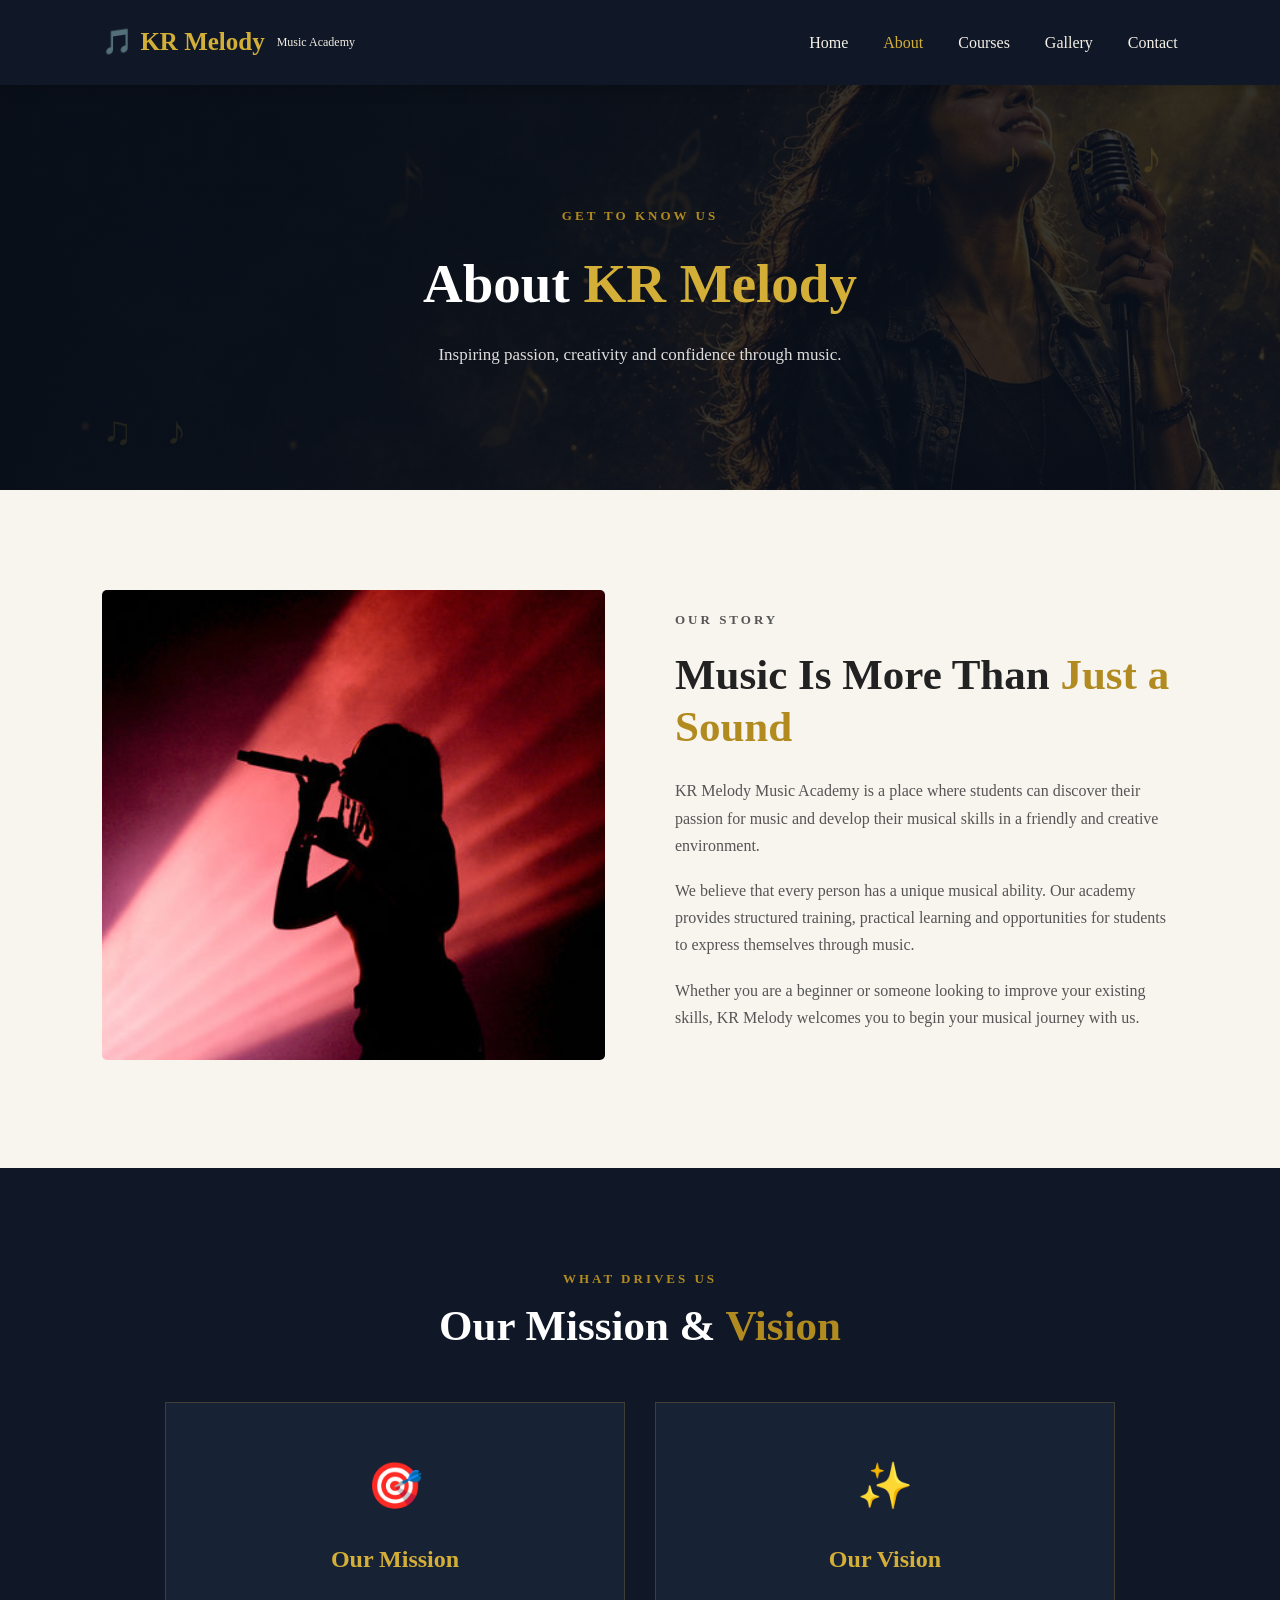
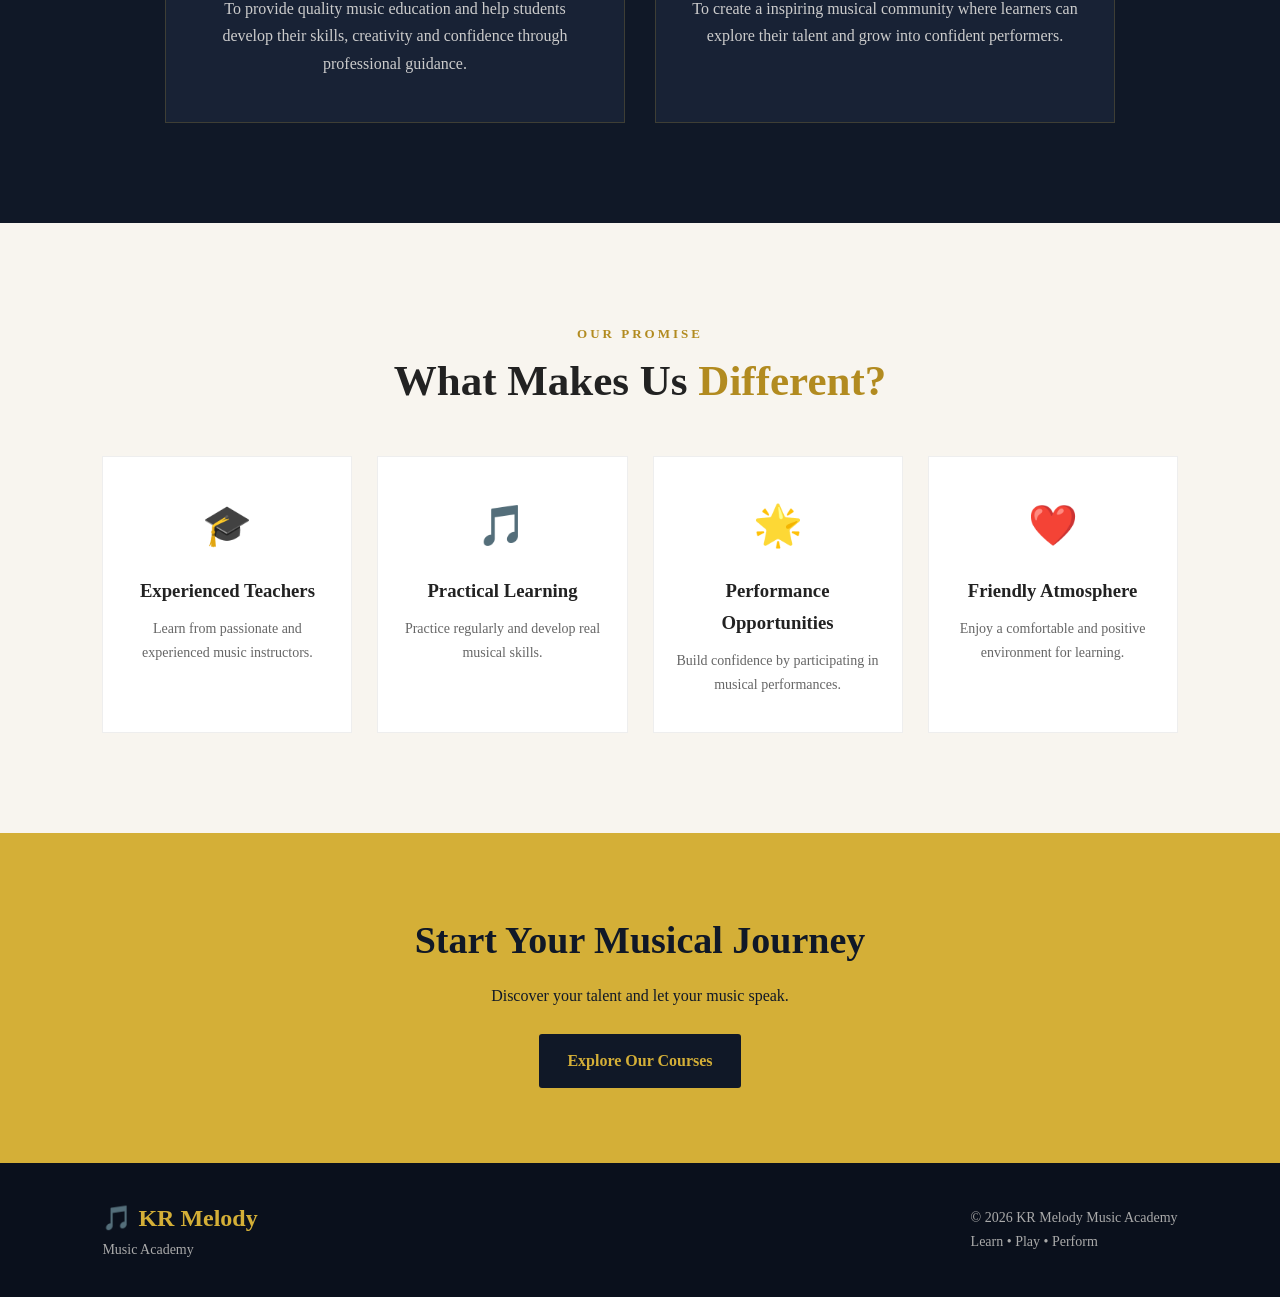
<file: about.html>
<!DOCTYPE html>
<html lang="en">

<head>
    <meta charset="UTF-8">
    <meta name="viewport" content="width=device-width, initial-scale=1.0">

    <title>About | KR Melody Music Academy</title>

    <link rel="stylesheet" href="style.css">
</head>

<body>

    <!-- Navigation -->
    <nav class="navbar">

        <div class="logo">
            🎵 <span>KR Melody</span>
            <small>Music Academy</small>
        </div>

        <div class="nav-links">
            <a href="index.html">Home</a>
            <a href="about.html" class="active">About</a>
            <a href="courses.html">Courses</a>
            <a href="gallery.html">Gallery</a>
            <a href="contact.html">Contact</a>
        </div>

    </nav>


    <!-- About Hero -->
    <section class="page-hero">

        <div>
            <p class="section-label">GET TO KNOW US</p>

            <h1>About <span>KR Melody</span></h1>

            <p>
                Inspiring passion, creativity and confidence through music.
            </p>
        </div>

    </section>


    <!-- About Academy -->
    <section class="about-main">

        <div class="about-image">
            <img src="images/teaching.jpg" alt="KR Melody Music Academy">
        </div>

        <div class="about-content">

            <p class="section-label">OUR STORY</p>

            <h2>
                Music Is More Than
                <span>Just a Sound</span>
            </h2>

            <p>
                KR Melody Music Academy is a place where students
                can discover their passion for music and develop
                their musical skills in a friendly and creative
                environment.
            </p>

            <p>
                We believe that every person has a unique musical
                ability. Our academy provides structured training,
                practical learning and opportunities for students
                to express themselves through music.
            </p>

            <p>
                Whether you are a beginner or someone looking to
                improve your existing skills, KR Melody welcomes
                you to begin your musical journey with us.
            </p>

        </div>

    </section>


    <!-- Mission & Vision -->
    <section class="mission-section">

        <div class="section-heading">

            <p class="section-label">WHAT DRIVES US</p>

            <h2>Our Mission & <span>Vision</span></h2>

        </div>


        <div class="mission-grid">

            <div class="mission-card">

                <div class="mission-icon">🎯</div>

                <h3>Our Mission</h3>

                <p>
                    To provide quality music education and help
                    students develop their skills, creativity and
                    confidence through professional guidance.
                </p>

            </div>


            <div class="mission-card">

                <div class="mission-icon">✨</div>

                <h3>Our Vision</h3>

                <p>
                    To create a inspiring musical community where
                    learners can explore their talent and grow into
                    confident performers.
                </p>

            </div>

        </div>

    </section>


    <!-- Why Academy -->
    <section class="about-features">

        <div class="section-heading">

            <p class="section-label">OUR PROMISE</p>

            <h2>What Makes Us <span>Different?</span></h2>

        </div>


        <div class="features">

            <div class="feature">

                <div class="feature-icon">🎓</div>

                <h3>Experienced Teachers</h3>

                <p>
                    Learn from passionate and experienced music
                    instructors.
                </p>

            </div>


            <div class="feature">

                <div class="feature-icon">🎵</div>

                <h3>Practical Learning</h3>

                <p>
                    Practice regularly and develop real musical
                    skills.
                </p>

            </div>


            <div class="feature">

                <div class="feature-icon">🌟</div>

                <h3>Performance Opportunities</h3>

                <p>
                    Build confidence by participating in musical
                    performances.
                </p>

            </div>


            <div class="feature">

                <div class="feature-icon">❤️</div>

                <h3>Friendly Atmosphere</h3>

                <p>
                    Enjoy a comfortable and positive environment
                    for learning.
                </p>

            </div>

        </div>

    </section>


    <!-- Call To Action -->
    <section class="cta">

        <h2>Start Your Musical Journey</h2>

        <p>
            Discover your talent and let your music speak.
        </p>

        <a href="courses.html" class="btn">
            Explore Our Courses
        </a>

    </section>


    <!-- Footer -->
    <footer>

        <div class="footer-content">

            <div>
                <h2>🎵 KR Melody</h2>
                <p>Music Academy</p>
            </div>

            <div>
                <p>© 2026 KR Melody Music Academy</p>
                <p>Learn • Play • Perform</p>
            </div>

        </div>

    </footer>


    <script src="script.js"></script>

</body>

</html>
</file>
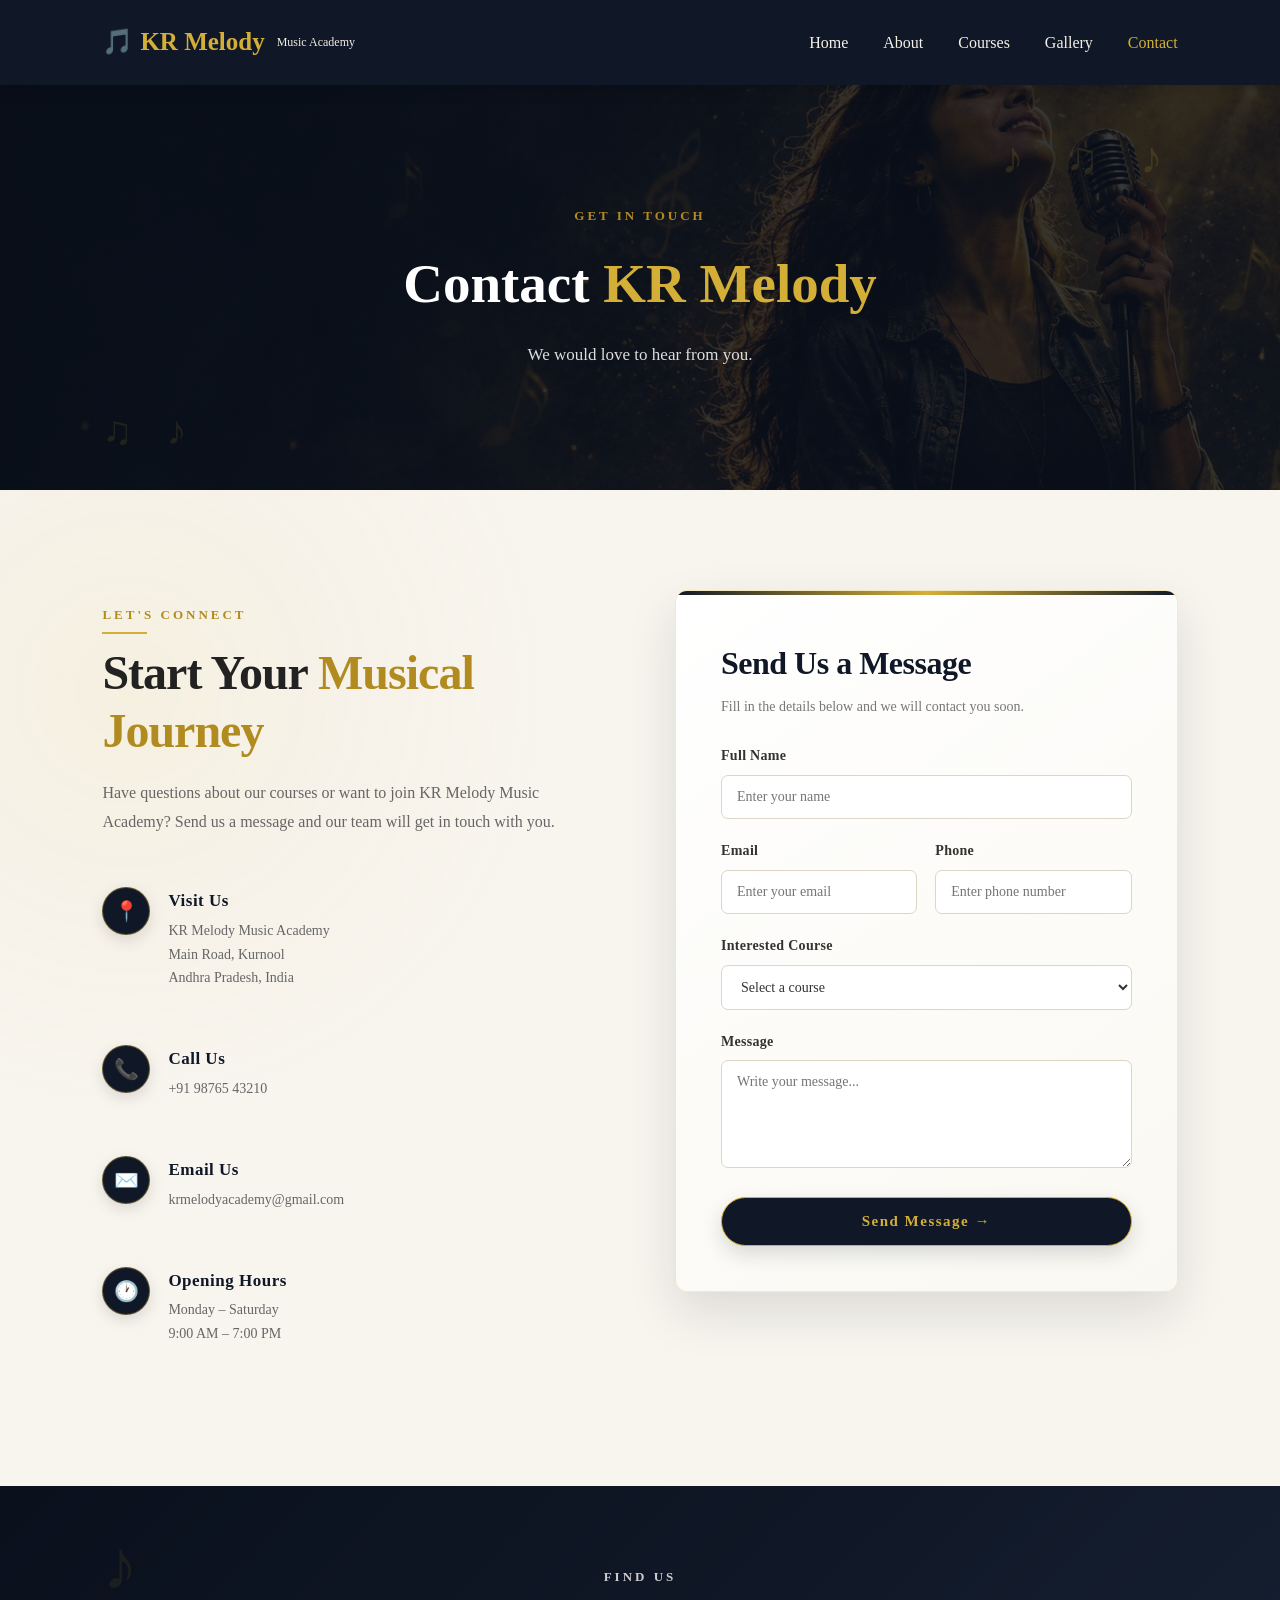
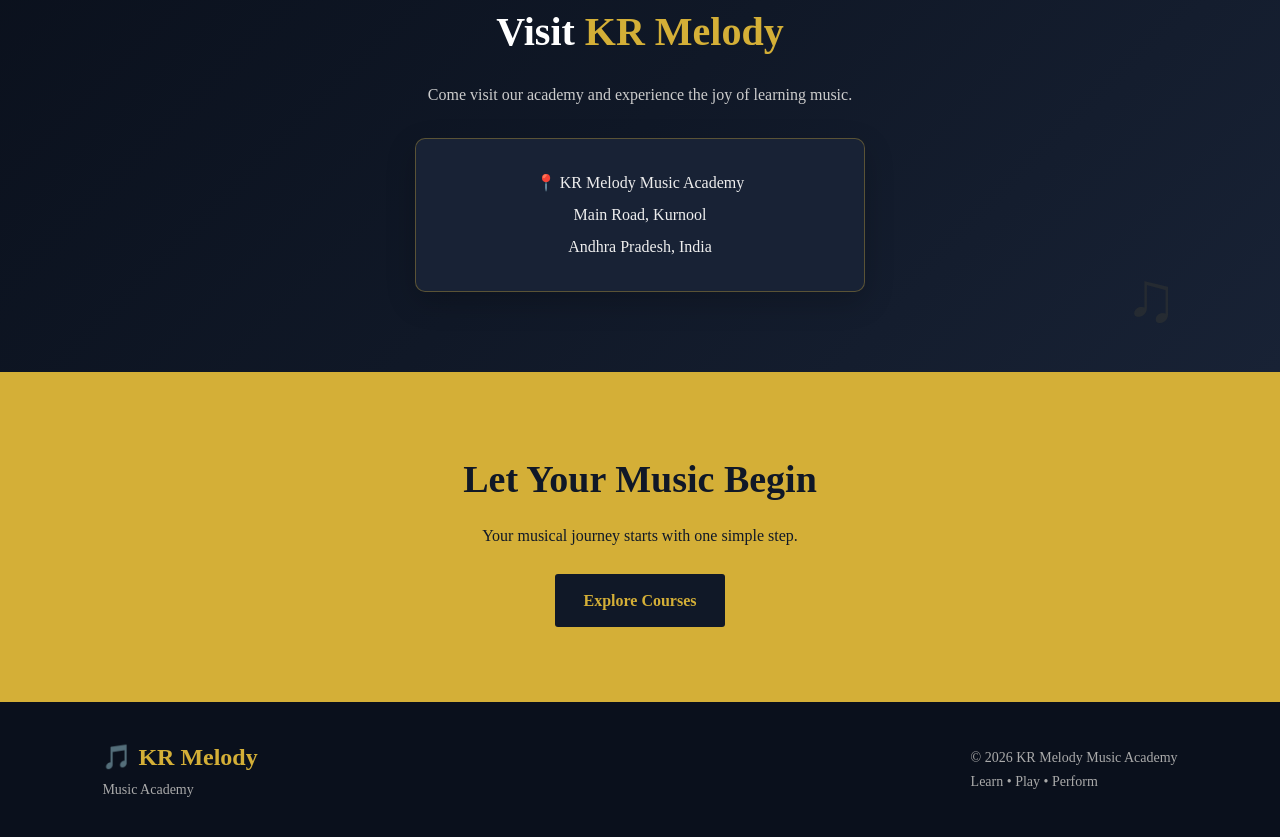
<file: contact.html>
<!DOCTYPE html>
<html lang="en">

<head>
    <meta charset="UTF-8">
    <meta name="viewport" content="width=device-width, initial-scale=1.0">

    <title>Contact | KR Melody Music Academy</title>

    <link rel="stylesheet" href="style.css">
</head>

<body>

    <!-- Navigation -->
    <nav class="navbar">

        <div class="logo">
            🎵 <span>KR Melody</span>
            <small>Music Academy</small>
        </div>

        <div class="nav-links">
            <a href="index.html">Home</a>
            <a href="about.html">About</a>
            <a href="courses.html">Courses</a>
            <a href="gallery.html">Gallery</a>
            <a href="contact.html" class="active">Contact</a>
        </div>

    </nav>


    <!-- Contact Hero -->
    <section class="page-hero">

        <div>

            <p class="section-label">GET IN TOUCH</p>

            <h1>Contact <span>KR Melody</span></h1>

            <p>
                We would love to hear from you.
            </p>

        </div>

    </section>


    <!-- Contact Section -->
    <section class="contact-section">

        <!-- Contact Information -->
        <div class="contact-info">

            <p class="section-label">LET'S CONNECT</p>

            <h2>
                Start Your
                <span>Musical Journey</span>
            </h2>

            <p class="contact-description">
                Have questions about our courses or want to
                join KR Melody Music Academy? Send us a message
                and our team will get in touch with you.
            </p>


            <div class="contact-item">

                <div class="contact-icon">📍</div>

                <div>
                    <h3>Visit Us</h3>
                    <p>
                        KR Melody Music Academy<br>
                        Main Road, Kurnool<br>
                        Andhra Pradesh, India
                    </p>
                </div>

            </div>


            <div class="contact-item">

                <div class="contact-icon">📞</div>

                <div>
                    <h3>Call Us</h3>
                    <p>+91 98765 43210</p>
                </div>

            </div>


            <div class="contact-item">

                <div class="contact-icon">✉️</div>

                <div>
                    <h3>Email Us</h3>
                    <p>krmelodyacademy@gmail.com</p>
                </div>

            </div>


            <div class="contact-item">

                <div class="contact-icon">🕐</div>

                <div>
                    <h3>Opening Hours</h3>
                    <p>
                        Monday – Saturday<br>
                        9:00 AM – 7:00 PM
                    </p>
                </div>

            </div>

        </div>


        <!-- Contact Form -->
        <div class="contact-form-container">

            <h2>Send Us a Message</h2>

            <p>
                Fill in the details below and we will contact you soon.
            </p>


            <form id="contactForm" onsubmit="submitForm(event)">

                <div class="form-group">

                    <label for="name">
                        Full Name
                    </label>

                    <input
                        type="text"
                        id="name"
                        placeholder="Enter your name"
                        required>

                </div>


                <div class="form-row">

                    <div class="form-group">

                        <label for="email">
                            Email
                        </label>

                        <input
                            type="email"
                            id="email"
                            placeholder="Enter your email"
                            required>

                    </div>


                    <div class="form-group">

                        <label for="phone">
                            Phone
                        </label>

                        <input
                            type="tel"
                            id="phone"
                            placeholder="Enter phone number"
                            required>

                    </div>

                </div>


                <div class="form-group">

                    <label for="course">
                        Interested Course
                    </label>

                    <select id="course" required>

                        <option value="">
                            Select a course
                        </option>

                        <option value="Piano">
                            Piano
                        </option>

                        <option value="Guitar">
                            Guitar
                        </option>

                        <option value="Vocal Singing">
                            Vocal Singing
                        </option>

                        <option value="Violin">
                            Violin
                        </option>

                        <option value="Drums">
                            Drums
                        </option>

                        <option value="Keyboard">
                            Keyboard
                        </option>

                    </select>

                </div>


                <div class="form-group">

                    <label for="message">
                        Message
                    </label>

                    <textarea
                        id="message"
                        rows="5"
                        placeholder="Write your message..."
                        required></textarea>

                </div>


                <button
                    type="submit"
                    class="submit-btn">

                    Send Message →

                </button>

            </form>

        </div>

    </section>


    <!-- Simple Location Section -->
    <section class="location-section">

        <div class="location-content">

            <p class="section-label">
                FIND US
            </p>

            <h2>
                Visit <span>KR Melody</span>
            </h2>

            <p>
                Come visit our academy and experience
                the joy of learning music.
            </p>

            <div class="location-box">

                📍 KR Melody Music Academy<br>
                Main Road, Kurnool<br>
                Andhra Pradesh, India

            </div>

        </div>

    </section>


    <!-- CTA -->
    <section class="cta">

        <h2>Let Your Music Begin</h2>

        <p>
            Your musical journey starts with one simple step.
        </p>

        <a href="courses.html" class="btn">
            Explore Courses
        </a>

    </section>


    <!-- Footer -->
    <footer>

        <div class="footer-content">

            <div>
                <h2>🎵 KR Melody</h2>
                <p>Music Academy</p>
            </div>

            <div>
                <p>© 2026 KR Melody Music Academy</p>
                <p>Learn • Play • Perform</p>
            </div>

        </div>

    </footer>


    <script src="script.js"></script>

</body>

</html>
</file>
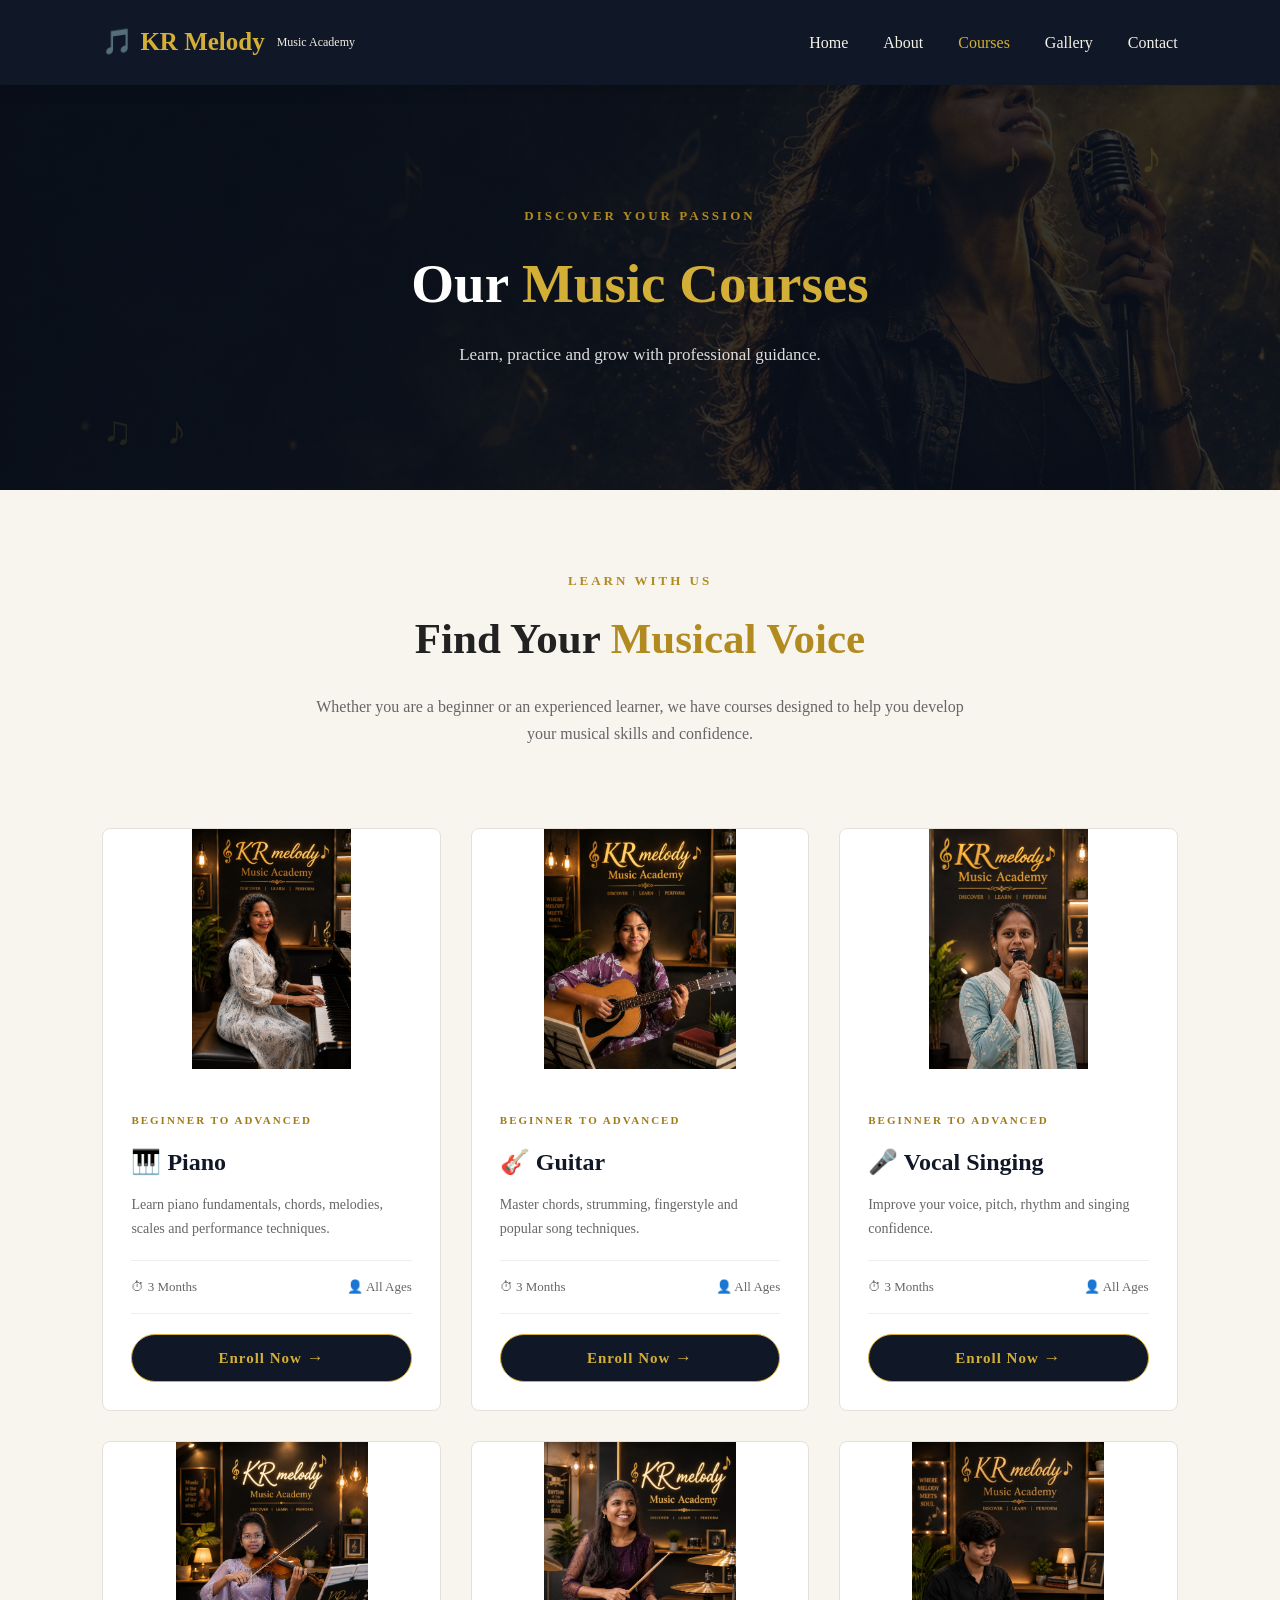
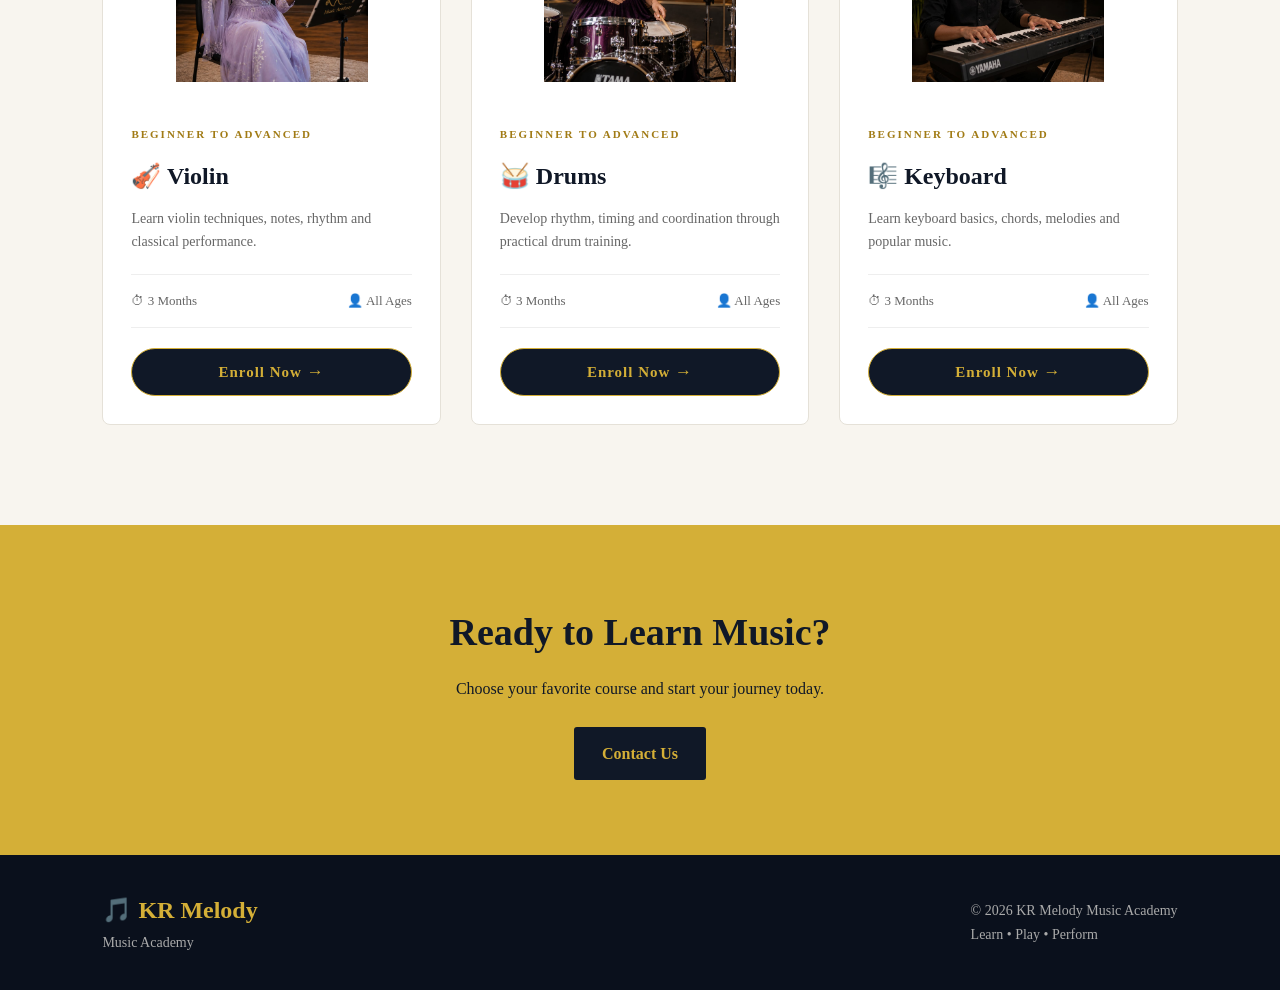
<file: courses.html>
<!DOCTYPE html>
<html lang="en">

<head>
    <meta charset="UTF-8">
    <meta name="viewport" content="width=device-width, initial-scale=1.0">

    <title>Courses | KR Melody Music Academy</title>

    <link rel="stylesheet" href="style.css">
</head>

<body>

    <!-- Navigation -->
    <nav class="navbar">

        <div class="logo">
            🎵 <span>KR Melody</span>
            <small>Music Academy</small>
        </div>

        <div class="nav-links">
            <a href="index.html">Home</a>
            <a href="about.html">About</a>
            <a href="courses.html" class="active">Courses</a>
            <a href="gallery.html">Gallery</a>
            <a href="contact.html">Contact</a>
        </div>

    </nav>


    <!-- Page Hero -->
    <section class="page-hero">

        <div>

            <p class="section-label">DISCOVER YOUR PASSION</p>

            <h1>Our <span>Music Courses</span></h1>

            <p>
                Learn, practice and grow with professional guidance.
            </p>

        </div>

    </section>


    <!-- Courses Introduction -->
    <section class="courses-intro">

        <p class="section-label">LEARN WITH US</p>

        <h2>Find Your <span>Musical Voice</span></h2>

        <p>
            Whether you are a beginner or an experienced learner,
            we have courses designed to help you develop your
            musical skills and confidence.
        </p>

    </section>


    <!-- Course Cards -->
    <section class="all-courses">

        <div class="course-grid">


            <!-- Piano -->
            <div class="course-card">

                <img src="images/piano.jpg" alt="Piano Course">

                <div class="course-content">

                    <span class="course-level">
                        BEGINNER TO ADVANCED
                    </span>

                    <h3>🎹 Piano</h3>

                    <p>
                        Learn piano fundamentals, chords, melodies,
                        scales and performance techniques.
                    </p>

                    <div class="course-info">
                        <span>⏱ 3 Months</span>
                        <span>👤 All Ages</span>
                    </div>

                    <button
                        class="enroll-btn"
                        onclick="enrollCourse('Piano')">
                        Enroll Now
                    </button>

                </div>

            </div>


            <!-- Guitar -->
            <div class="course-card">

                <img src="images/guitar.jpg" alt="Guitar Course">

                <div class="course-content">

                    <span class="course-level">
                        BEGINNER TO ADVANCED
                    </span>

                    <h3>🎸 Guitar</h3>

                    <p>
                        Master chords, strumming, fingerstyle and
                        popular song techniques.
                    </p>

                    <div class="course-info">
                        <span>⏱ 3 Months</span>
                        <span>👤 All Ages</span>
                    </div>

                    <button
                        class="enroll-btn"
                        onclick="enrollCourse('Guitar')">
                        Enroll Now
                    </button>

                </div>

            </div>


            <!-- Vocal -->
            <div class="course-card">

                <img src="images/singing.jpg" alt="Vocal Singing">

                <div class="course-content">

                    <span class="course-level">
                        BEGINNER TO ADVANCED
                    </span>

                    <h3>🎤 Vocal Singing</h3>

                    <p>
                        Improve your voice, pitch, rhythm and
                        singing confidence.
                    </p>

                    <div class="course-info">
                        <span>⏱ 3 Months</span>
                        <span>👤 All Ages</span>
                    </div>

                    <button
                        class="enroll-btn"
                        onclick="enrollCourse('Vocal Singing')">
                        Enroll Now
                    </button>

                </div>

            </div>


            <!-- Violin -->
            <div class="course-card">

                <img src="images/violin.jpg" alt="Violin Course">

                <div class="course-content">

                    <span class="course-level">
                        BEGINNER TO ADVANCED
                    </span>

                    <h3>🎻 Violin</h3>

                    <p>
                        Learn violin techniques, notes, rhythm
                        and classical performance.
                    </p>

                    <div class="course-info">
                        <span>⏱ 3 Months</span>
                        <span>👤 All Ages</span>
                    </div>

                    <button
                        class="enroll-btn"
                        onclick="enrollCourse('Violin')">
                        Enroll Now
                    </button>

                </div>

            </div>


            <!-- Drums -->
            <div class="course-card">

                <img src="images/drums.jpg" alt="Drums Course">

                <div class="course-content">

                    <span class="course-level">
                        BEGINNER TO ADVANCED
                    </span>

                    <h3>🥁 Drums</h3>

                    <p>
                        Develop rhythm, timing and coordination
                        through practical drum training.
                    </p>

                    <div class="course-info">
                        <span>⏱ 3 Months</span>
                        <span>👤 All Ages</span>
                    </div>

                    <button
                        class="enroll-btn"
                        onclick="enrollCourse('Drums')">
                        Enroll Now
                    </button>

                </div>

            </div>


            <!-- Keyboard -->
            <div class="course-card">

                <img src="images/keyboard.jpg" alt="Keyboard Course">

                <div class="course-content">

                    <span class="course-level">
                        BEGINNER TO ADVANCED
                    </span>

                    <h3>🎼 Keyboard</h3>

                    <p>
                        Learn keyboard basics, chords, melodies
                        and popular music.
                    </p>

                    <div class="course-info">
                        <span>⏱ 3 Months</span>
                        <span>👤 All Ages</span>
                    </div>

                    <button
                        class="enroll-btn"
                        onclick="enrollCourse('Keyboard')">
                        Enroll Now
                    </button>

                </div>

            </div>

        </div>

    </section>


    <!-- CTA -->
    <section class="cta">

        <h2>Ready to Learn Music?</h2>

        <p>
            Choose your favorite course and start your journey today.
        </p>

        <a href="contact.html" class="btn">
            Contact Us
        </a>

    </section>


    <!-- Footer -->
    <footer>

        <div class="footer-content">

            <div>
                <h2>🎵 KR Melody</h2>
                <p>Music Academy</p>
            </div>

            <div>
                <p>© 2026 KR Melody Music Academy</p>
                <p>Learn • Play • Perform</p>
            </div>

        </div>

    </footer>


    <script src="script.js"></script>

</body>

</html>
</file>
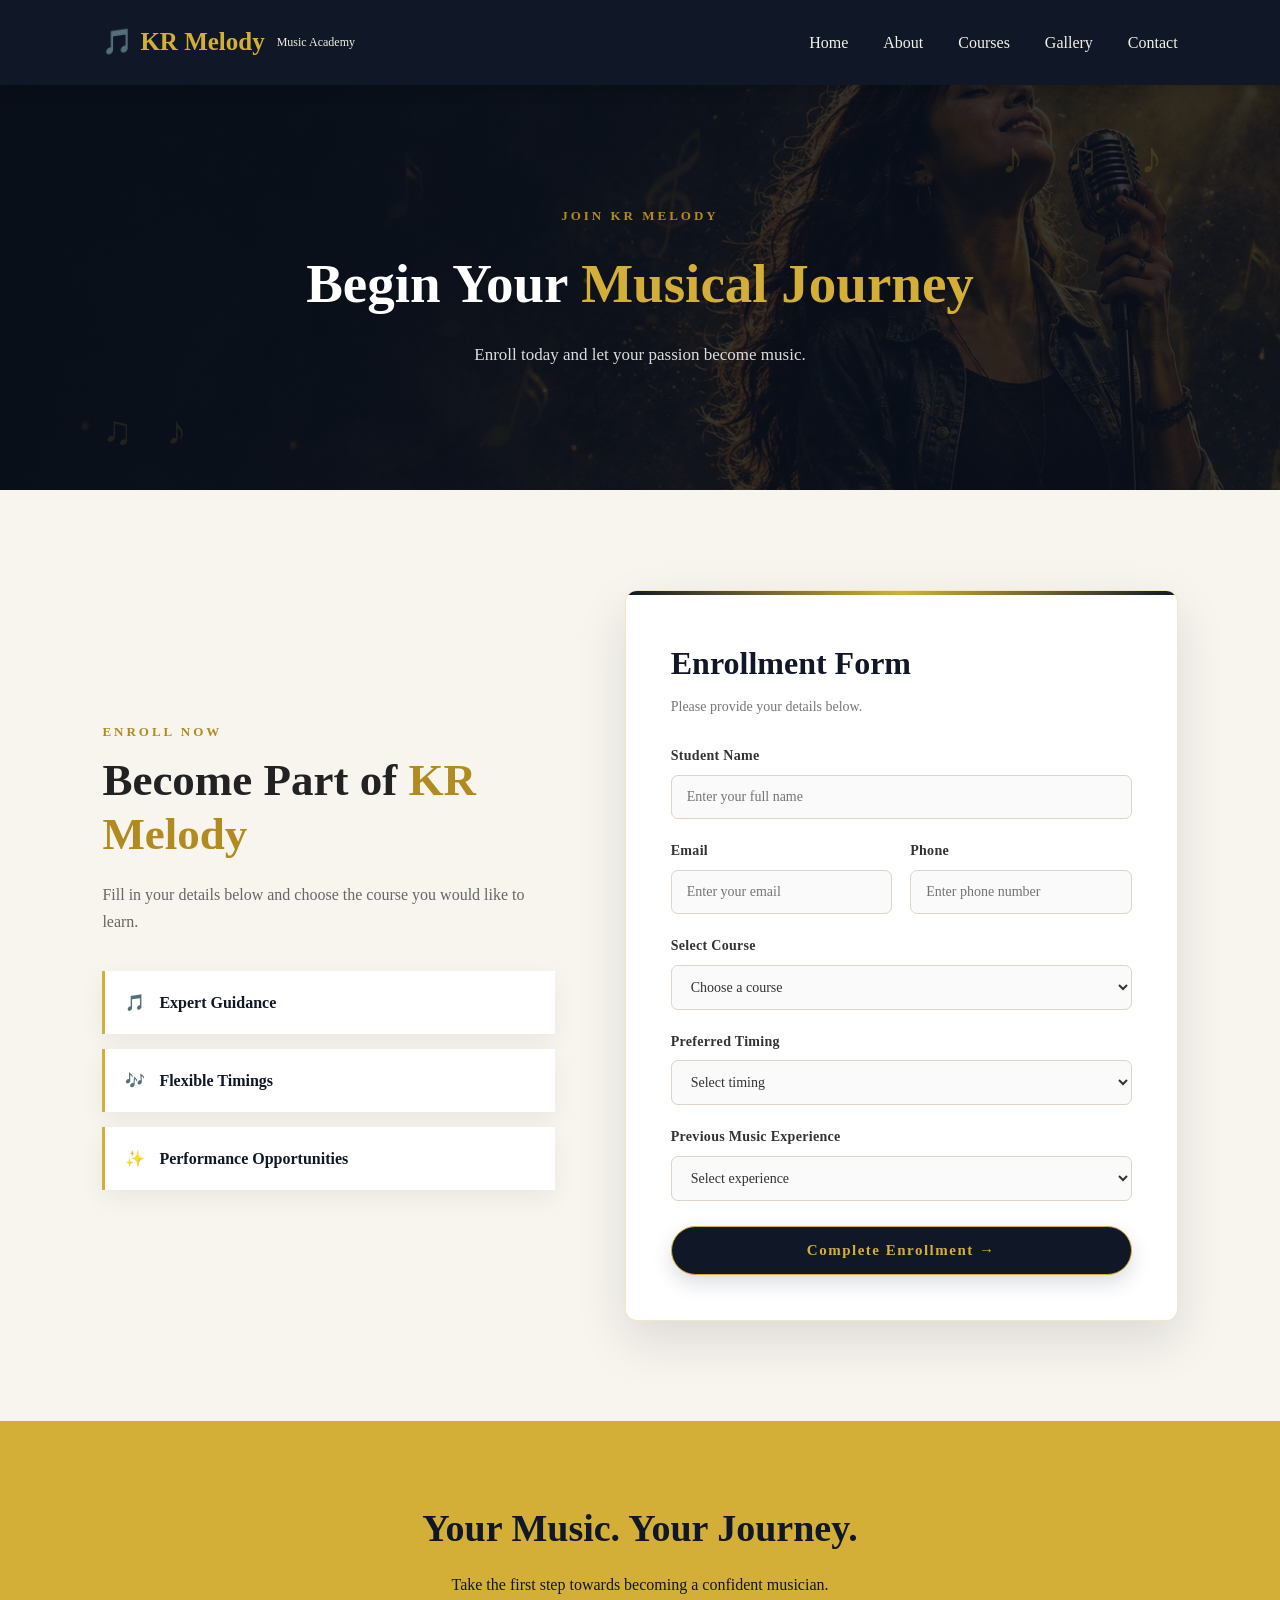
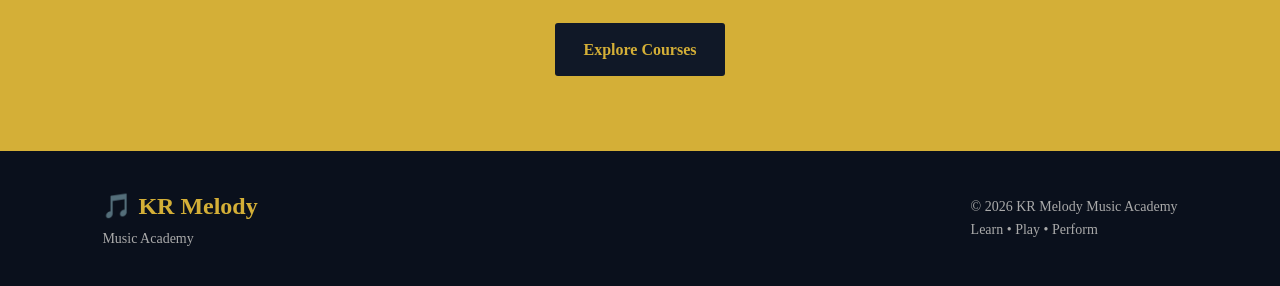
<file: enrollment.html>
<!DOCTYPE html>
<html lang="en">

<head>
    <meta charset="UTF-8">
    <meta name="viewport" content="width=device-width, initial-scale=1.0">

    <title>Enrollment | KR Melody Music Academy</title>

    <link rel="stylesheet" href="style.css">
</head>

<body>

    <!-- Navigation -->
    <nav class="navbar">

        <div class="logo">
            🎵 <span>KR Melody</span>
            <small>Music Academy</small>
        </div>

        <div class="nav-links">
            <a href="index.html">Home</a>
            <a href="about.html">About</a>
            <a href="courses.html">Courses</a>
            <a href="gallery.html">Gallery</a>
            <a href="contact.html">Contact</a>
        </div>

    </nav>


    <!-- Enrollment Hero -->
    <section class="page-hero">

        <div>

            <p class="section-label">JOIN KR MELODY</p>

            <h1>Begin Your <span>Musical Journey</span></h1>

            <p>
                Enroll today and let your passion become music.
            </p>

        </div>

    </section>


    <!-- Enrollment Section -->
    <section class="enrollment-section">

        <div class="enrollment-content">

            <p class="section-label">ENROLL NOW</p>

            <h2>
                Become Part of
                <span>KR Melody</span>
            </h2>

            <p>
                Fill in your details below and choose the course
                you would like to learn.
            </p>

            <div class="enrollment-features">

                <div>
                    🎵
                    <strong>Expert Guidance</strong>
                </div>

                <div>
                    🎶
                    <strong>Flexible Timings</strong>
                </div>

                <div>
                    ✨
                    <strong>Performance Opportunities</strong>
                </div>

            </div>

        </div>


        <!-- Enrollment Form -->
        <div class="enrollment-form">

            <h2>Enrollment Form</h2>

            <p>
                Please provide your details below.
            </p>

            <form
                id="enrollmentForm"
                onsubmit="submitEnrollment(event)">

                <div class="form-group">

                    <label for="studentName">
                        Student Name
                    </label>

                    <input
                        type="text"
                        id="studentName"
                        placeholder="Enter your full name"
                        required>

                </div>


                <div class="form-row">

                    <div class="form-group">

                        <label for="studentEmail">
                            Email
                        </label>

                        <input
                            type="email"
                            id="studentEmail"
                            placeholder="Enter your email"
                            required>

                    </div>


                    <div class="form-group">

                        <label for="studentPhone">
                            Phone
                        </label>

                        <input
                            type="tel"
                            id="studentPhone"
                            placeholder="Enter phone number"
                            required>

                    </div>

                </div>


                <div class="form-group">

                    <label for="enrollCourse">
                        Select Course
                    </label>

                    <select id="enrollCourse" required>

                        <option value="">
                            Choose a course
                        </option>

                        <option value="Vocal Singing">
                            Vocal Singing
                        </option>

                        <option value="Keyboard">
                            Keyboard
                        </option>

                        <option value="Piano">
                            Piano
                        </option>

                        <option value="Guitar">
                            Guitar
                        </option>

                        <option value="Violin">
                            Violin
                        </option>

                        <option value="Drums">
                            Drums
                        </option>

                    </select>

                </div>


                <div class="form-group">

                    <label for="timing">
                        Preferred Timing
                    </label>

                    <select id="timing" required>

                        <option value="">
                            Select timing
                        </option>

                        <option value="Morning">
                            Morning
                        </option>

                        <option value="Afternoon">
                            Afternoon
                        </option>

                        <option value="Evening">
                            Evening
                        </option>

                    </select>

                </div>


                <div class="form-group">

                    <label for="experience">
                        Previous Music Experience
                    </label>

                    <select id="experience" required>

                        <option value="">
                            Select experience
                        </option>

                        <option value="Beginner">
                            Beginner
                        </option>

                        <option value="Intermediate">
                            Intermediate
                        </option>

                        <option value="Advanced">
                            Advanced
                        </option>

                    </select>

                </div>


                <button
                    type="submit"
                    class="submit-btn">

                    Complete Enrollment →

                </button>

            </form>

        </div>

    </section>


    <!-- CTA -->
    <section class="cta">

        <h2>
            Your Music. Your Journey.
        </h2>

        <p>
            Take the first step towards becoming a confident musician.
        </p>

        <a href="courses.html" class="btn">
            Explore Courses
        </a>

    </section>


    <!-- Footer -->
    <footer>

        <div class="footer-content">

            <div>

                <h2>🎵 KR Melody</h2>

                <p>
                    Music Academy
                </p>

            </div>

            <div>

                <p>
                    © 2026 KR Melody Music Academy
                </p>

                <p>
                    Learn • Play • Perform
                </p>

            </div>

        </div>

    </footer>


    <script src="script.js"></script>

</body>

</html>
</file>
<file: style.css>
/* =========================
   GENERAL
========================= */

* {
    margin: 0;
    padding: 0;
    box-sizing: border-box;
}

html {
    scroll-behavior: smooth;
}

body {
    font-family: Georgia, "Times New Roman", serif;
    background: #f8f5ef;
    color: #222;
    line-height: 1.7;
}

a {
    text-decoration: none;
}


/* =========================
   NAVIGATION
========================= */

.navbar {
    height: 85px;
    background: #101827;

    display: flex;
    align-items: center;
    justify-content: space-between;

    padding: 0 8%;

    position: sticky;
    top: 0;
    z-index: 1000;

    box-shadow: 0 3px 15px rgba(0, 0, 0, 0.2);
}

.logo {
    color: #d4af37;
    font-size: 25px;
    font-weight: bold;

    display: flex;
    align-items: center;

    gap: 7px;
}

.logo small {
    color: #f4eee2;
    font-size: 12px;
    font-weight: normal;

    display: block;
    margin-left: 5px;
}

.nav-links {
    display: flex;
    gap: 35px;
}

.nav-links a {
    color: #f5f1e8;
    font-size: 16px;
    transition: 0.3s;
}

.nav-links a:hover,
.nav-links a.active {
    color: #d4af37;
}


/* =========================
   HERO
========================= */

.hero {
    min-height: 88vh;

    background:
        linear-gradient(
            90deg,
            rgba(8, 15, 28, 0.90),
            rgba(8, 15, 28, 0.55),
            rgba(8, 15, 28, 0.25)
        ),
        url("images/acedamy.jpg");

    background-size: cover;
    background-position: center;

    display: flex;
    align-items: center;

    padding: 80px 8%;
}

.hero-content {
    max-width: 650px;
    color: white;
}

.subtitle {
    color: #d4af37;
    letter-spacing: 4px;
    font-size: 14px;
    margin-bottom: 15px;
}

.hero h1 {
    font-size: 65px;
    line-height: 1.1;
    margin-bottom: 25px;
}

.hero h1 span {
    color: #d4af37;
}

.hero p {
    font-size: 18px;
    color: #eee;
    max-width: 550px;
}

.hero-buttons {
    margin-top: 35px;
    display: flex;
    gap: 18px;
}

.btn {
    display: inline-block;

    background: #d4af37;
    color: #101827;

    padding: 13px 28px;

    border-radius: 3px;

    font-weight: bold;

    transition: 0.3s;
}

.btn:hover {
    background: #f0d36b;
    transform: translateY(-2px);
}

.btn-outline {
    display: inline-block;

    border: 1px solid #d4af37;
    color: white;

    padding: 12px 28px;

    border-radius: 3px;

    transition: 0.3s;
}

.btn-outline:hover {
    background: #d4af37;
    color: #101827;
}


/* =========================
   WELCOME
========================= */

.welcome {
    padding: 100px 8%;

    display: grid;
    grid-template-columns: 1fr 1fr;

    gap: 70px;

    align-items: center;
}

.welcome-image img {
    width: 100%;
    height: 450px;

    object-fit: cover;

    border-radius: 4px;
}

.section-label {
    color: #b28b20;

    letter-spacing: 3px;
    font-size: 13px;
    font-weight: bold;

    margin-bottom: 10px;
}

.welcome-content h2,
.section-heading h2 {
    font-size: 43px;
    line-height: 1.2;

    margin-bottom: 20px;
}

.welcome-content h2 span,
.section-heading h2 span {
    color: #b28b20;
}

.welcome-content p {
    margin-bottom: 18px;
    color: #555;
}

.text-btn {
    color: #a17b15;
    font-weight: bold;
}


/* =========================
   HOME COURSES
========================= */

.courses-section {
    padding: 100px 8%;

    background: #101827;
    color: white;
}

.section-heading {
    text-align: center;

    max-width: 650px;

    margin: auto auto 50px;
}

.section-heading p:last-child {
    color: #ccc;
}

.course-grid {
    display: grid;

    grid-template-columns: repeat(4, 1fr);

    gap: 25px;
}

.course-card {
    background: #182235;

    overflow: hidden;

    border-radius: 5px;

    transition: 0.3s;
}

.course-card:hover {
    transform: translateY(-8px);
}

.course-card img {
    width: 100%;
    height: 220px;

    object-fit: contain;
}

.course-content {
    padding: 25px;
}

.course-content h3 {
    color: #d4af37;

    margin-bottom: 10px;
}

.course-content p {
    color: #ccc;

    font-size: 14px;

    margin-bottom: 15px;
}

.course-content a {
    color: #d4af37;

    font-weight: bold;
}


/* =========================
   WHY US
========================= */

.why-us {
    padding: 100px 8%;
}

.features {
    display: grid;

    grid-template-columns: repeat(4, 1fr);

    gap: 25px;

    margin-top: 50px;
}

.feature {
    text-align: center;

    padding: 35px 20px;

    background: white;

    border: 1px solid #eee;

    transition: 0.3s;
}

.feature:hover {
    transform: translateY(-5px);

    box-shadow:
        0 10px 30px rgba(0, 0, 0, 0.08);
}

.feature-icon {
    font-size: 40px;

    margin-bottom: 15px;
}

.feature h3 {
    margin-bottom: 10px;
}

.feature p {
    color: #666;

    font-size: 14px;
}


/* =========================
   CTA
========================= */

.cta {
    background: #d4af37;

    text-align: center;

    padding: 75px 20px;

    color: #101827;
}

.cta h2 {
    font-size: 38px;

    margin-bottom: 10px;
}

.cta p {
    margin-bottom: 25px;
}

.cta .btn {
    background: #101827;
    color: #d4af37;
}


/* =========================
   FOOTER
========================= */

footer {
    background: #0a101c;

    color: white;

    padding: 35px 8%;
}

.footer-content {
    display: flex;

    justify-content: space-between;
    align-items: center;
}

.footer-content h2 {
    color: #d4af37;
}

.footer-content p {
    color: #aaa;

    font-size: 14px;
}


/* =========================
   PAGE HERO
========================= */

.page-hero {
    min-height: 45vh;

    background:
        linear-gradient(
            rgba(10, 16, 28, 0.82),
            rgba(10, 16, 28, 0.82)
        ),
        url("images/acedamy.jpg");

    background-size: cover;
    background-position: center;

    display: flex;

    justify-content: center;
    align-items: center;

    text-align: center;

    color: white;
}

.page-hero h1 {
    font-size: 55px;

    margin: 10px 0;
}

.page-hero h1 span {
    color: #d4af37;
}

.page-hero p:last-child {
    color: #ddd;

    font-size: 17px;
}


/* =========================
   ABOUT MAIN
========================= */

.about-main {
    padding: 100px 8%;

    display: grid;

    grid-template-columns: 1fr 1fr;

    gap: 70px;

    align-items: center;
}

.about-image img {
    width: 100%;

    height: 470px;

    object-fit: cover;

    border-radius: 5px;
}

.about-content h2 {
    font-size: 43px;

    line-height: 1.2;

    margin-bottom: 25px;
}

.about-content h2 span {
    color: #b28b20;
}

.about-content p {
    color: #555;

    margin-bottom: 18px;
}


/* =========================
   MISSION
========================= */

.mission-section {
    padding: 100px 8%;

    background: #101827;

    color: white;
}

.mission-grid {
    display: grid;

    grid-template-columns: 1fr 1fr;

    gap: 30px;

    max-width: 950px;

    margin: auto;
}

.mission-card {
    background: #182235;

    padding: 45px 35px;

    text-align: center;

    border:
        1px solid
        rgba(212, 175, 55, 0.2);

    transition: 0.3s;
}

.mission-card:hover {
    transform: translateY(-7px);

    border-color: #d4af37;
}

.mission-icon {
    font-size: 45px;

    margin-bottom: 15px;
}

.mission-card h3 {
    color: #d4af37;

    font-size: 24px;

    margin-bottom: 15px;
}

.mission-card p {
    color: #ccc;
}

.about-features {
    padding: 100px 8%;
}


/* =========================
   COURSES PAGE
========================= */

.courses-intro {
    text-align: center;

    max-width: 700px;

    margin: auto;

    padding: 80px 20px 50px;
}

.courses-intro h2 {
    font-size: 43px;

    margin-bottom: 18px;
}

.courses-intro h2 span {
    color: #b28b20;
}

.courses-intro > p:last-child {
    color: #666;
}

.all-courses {
    padding: 30px 8% 100px;
}

.all-courses .course-grid {
    display: grid;

    grid-template-columns: repeat(3, 1fr);

    gap: 30px;
}

.all-courses .course-card {
    background: white;

    border-radius: 8px;

    overflow: hidden;

    border: 1px solid #e5e1d8;

    transition: 0.35s;
}

.all-courses .course-card:hover {
    transform: translateY(-8px);

    box-shadow:
        0 15px 35px
        rgba(0, 0, 0, 0.12);
}

.all-courses .course-card img {
    width: 100%;
    max-width: 1000px;

    height: 240px;

    object-fit: contain;
    object-position: centre;
    {
        box-sizing: border-box;
    }
    body{
        margin: 0;
        overflow-x: hidden;
    }
}

.all-courses .course-content {
    padding: 28px;

    color: #222;
}

.course-level {
    font-size: 11px;

    letter-spacing: 2px;

    color: #a17b15;

    font-weight: bold;
}

.all-courses .course-content h3 {
    color: #101827;

    font-size: 24px;

    margin: 10px 0;
}

.all-courses .course-content p {
    color: #666;

    font-size: 14px;

    margin-bottom: 20px;
}

.course-info {
    display: flex;

    justify-content: space-between;

    padding: 15px 0;

    border-top: 1px solid #eee;

    border-bottom: 1px solid #eee;

    color: #666;

    font-size: 13px;
}


/* =========================
   PREMIUM ENROLL BUTTON
========================= */

.enroll-btn {
    width: 100%;

    margin-top: 20px;

    padding: 13px 20px;

    background: #101827;

    color: #d4af37;

    border: 1px solid #d4af37;

    border-radius: 30px;

    font-family:
        Georgia,
        "Times New Roman",
        serif;

    font-size: 15px;

    font-weight: bold;

    letter-spacing: 1px;

    cursor: pointer;

    position: relative;

    overflow: hidden;

    transition:
        color 0.35s ease,
        transform 0.35s ease,
        box-shadow 0.35s ease;
}

.enroll-btn::before {
    content: "";

    position: absolute;

    top: 0;
    left: -100%;

    width: 100%;
    height: 100%;

    background: #d4af37;

    transition: left 0.35s ease;

    z-index: 0;
}

.enroll-btn:hover::before {
    left: 0;
}

.enroll-btn:hover {
    color: #101827;

    transform: translateY(-3px);

    box-shadow:
        0 8px 20px
        rgba(180, 140, 30, 0.25);
}

.enroll-btn::after {
    content: "  →";

    position: relative;

    z-index: 2;

    font-size: 17px;

    transition: 0.3s;
}

.enroll-btn:hover::after {
    margin-left: 5px;
}


/* =========================
   GALLERY PAGE
========================= */

.gallery-intro {
    text-align: center;

    max-width: 700px;

    margin: auto;

    padding: 80px 20px 50px;
}

.gallery-intro h2 {
    font-size: 43px;

    margin-bottom: 18px;
}

.gallery-intro h2 span {
    color: #b28b20;
}

.gallery-intro p:last-child {
    color: #666;
}

.gallery-section {
    padding: 20px 8% 100px;
}

.gallery-grid {
    display: grid;

    grid-template-columns: repeat(3, 1fr);

    gap: 25px;
}

.gallery-item {
    height: 300px;

    position: relative;

    overflow: hidden;

    border-radius: 6px;

    cursor: pointer;

    background: #101827;
}

.gallery-item img {
    width: 100%;
    height: 100%;

    object-fit: contain;

    transition: transform 0.5s ease;
}

.gallery-overlay {
    position: absolute;

    left: 0;
    bottom: 0;

    width: 100%;

    padding: 25px;

    background:
        linear-gradient(
            transparent,
            rgba(10, 16, 28, 0.95)
        );

    color: white;

    transform: translateY(10px);

    opacity: 0;

    transition: 0.4s ease;
}

.gallery-overlay h3 {
    color: #d4af37;

    margin-bottom: 5px;
}

.gallery-overlay span {
    font-size: 13px;

    color: #eee;
}

.gallery-item:hover img {
    transform: scale(1.08);
}

.gallery-item:hover .gallery-overlay {
    opacity: 1;

    transform: translateY(0);
}


/* =========================
   GALLERY MODAL
========================= */

.gallery-modal {
    display: none;

    position: fixed;

    z-index: 2000;

    left: 0;
    top: 0;

    width: 100%;
    height: 100%;

    background: rgba(0, 0, 0, 0.92);

    justify-content: center;
    align-items: center;

    padding: 40px;
}

.gallery-modal img {
    max-width: 1200px;
    max-height: 500px;

    object-fit: contain;
    object-position: centre;

    border: 2px solid #d4af37;

    box-shadow:
        0 0 35px
        rgba(212, 175, 55, 0.25);
}

.close-gallery {
    position: absolute;

    top: 25px;
    right: 40px;

    color: white;

    font-size: 45px;

    cursor: pointer;

    transition: 0.3s;
}

.close-gallery:hover {
    color: #d4af37;
}


/* =========================
   CONTACT PAGE
========================= */

.contact-section {
    padding: 100px 8%;

    display: grid;

    grid-template-columns: 1fr 1fr;

    gap: 70px;

    align-items: start;
}


/* CONTACT INFORMATION */

.contact-info h2 {
    font-size: 43px;

    line-height: 1.2;

    margin-bottom: 20px;
}

.contact-info h2 span {
    color: #b28b20;
}

.contact-description {
    color: #666;

    margin-bottom: 35px;

    max-width: 550px;
}


/* CONTACT ITEMS */

.contact-item {
    display: flex;

    align-items: flex-start;

    gap: 18px;

    margin-bottom: 25px;
}

.contact-icon {
    min-width: 48px;

    height: 48px;

    display: flex;

    align-items: center;
    justify-content: center;

    background: #101827;

    border-radius: 50%;

    font-size: 20px;
}

.contact-item h3 {
    color: #101827;

    margin-bottom: 3px;
}

.contact-item p {
    color: #666;

    font-size: 14px;
}


/* =========================
   CONTACT FORM
========================= */

.contact-form-container {
    background: white;

    padding: 40px;

    border-radius: 8px;

    border: 1px solid #e5e1d8;

    box-shadow:
        0 15px 35px
        rgba(0, 0, 0, 0.07);
}

.contact-form-container h2 {
    font-size: 30px;

    color: #101827;

    margin-bottom: 5px;
}

.contact-form-container > p {
    color: #777;

    font-size: 14px;

    margin-bottom: 25px;
}


/* FORM */

.form-group {
    margin-bottom: 20px;
}

.form-row {
    display: grid;

    grid-template-columns: 1fr 1fr;

    gap: 18px;
}

.form-group label {
    display: block;

    font-size: 14px;

    font-weight: bold;

    color: #333;

    margin-bottom: 7px;
}

.form-group input,
.form-group select,
.form-group textarea {
    width: 100%;

    padding: 12px 14px;

    border: 1px solid #ddd;

    border-radius: 4px;

    background: #fafafa;

    color: #333;

    font-family:
        Georgia,
        "Times New Roman",
        serif;

    font-size: 14px;

    outline: none;

    transition: 0.3s;
}

.form-group input:focus,
.form-group select:focus,
.form-group textarea:focus {
    border-color: #c5a13a;

    background: white;

    box-shadow:
        0 0 0 3px
        rgba(212, 175, 55, 0.10);
}

.form-group textarea {
    resize: vertical;
}


/* =========================
   SUBMIT BUTTON
========================= */

.submit-btn {
    width: 100%;

    padding: 14px;

    border: none;

    border-radius: 30px;

    background: #101827;

    color: #d4af37;

    font-family:
        Georgia,
        "Times New Roman",
        serif;

    font-size: 15px;

    font-weight: bold;

    letter-spacing: 1px;

    cursor: pointer;

    transition: 0.3s;
}

.submit-btn:hover {
    background: #d4af37;

    color: #101827;

    transform: translateY(-2px);

    box-shadow:
        0 8px 20px
        rgba(180, 140, 30, 0.25);
}


/* =========================
   LOCATION
========================= */

.location-section {
    padding: 80px 8%;

    background: #101827;

    color: white;

    text-align: center;
}

.location-content {
    max-width: 700px;

    margin: auto;
}

.location-content h2 {
    font-size: 40px;

    margin-bottom: 15px;
}

.location-content h2 span {
    color: #d4af37;
}

.location-content > p {
    color: #ccc;
}

.location-box {
    margin: 30px auto 0;

    padding: 25px;

    max-width: 450px;

    background: #182235;

    border:
        1px solid
        rgba(212, 175, 55, 0.3);

    border-radius: 6px;

    line-height: 2;

    color: #eee;
}


/* =========================
   RESPONSIVE
========================= */

@media (max-width: 1000px) {

    .course-grid,
    .features {
        grid-template-columns: repeat(2, 1fr);
    }

    .all-courses .course-grid {
        grid-template-columns: repeat(2, 1fr);
    }

    .hero h1 {
        font-size: 50px;
    }

    .gallery-grid {
        grid-template-columns: repeat(2, 1fr);
    }
}


@media (max-width: 850px) {

    .contact-section {
        grid-template-columns: 1fr;

        gap: 50px;
    }
}


@media (max-width: 750px) {

    .navbar {
        height: auto;

        padding: 20px;

        flex-direction: column;

        gap: 15px;
    }

    .nav-links {
        gap: 15px;

        flex-wrap: wrap;

        justify-content: center;
    }

    .hero {
        min-height: 75vh;

        padding: 50px 7%;
    }

    .hero h1 {
        font-size: 42px;
    }

    .welcome {
        grid-template-columns: 1fr;
    }

    .course-grid,
    .features,
    .all-courses .course-grid {
        grid-template-columns: 1fr;
    }

    .footer-content {
        flex-direction: column;

        text-align: center;

        gap: 20px;
    }

    .page-hero h1 {
        font-size: 40px;
    }

    .about-main {
        grid-template-columns: 1fr;
    }

    .mission-grid {
        grid-template-columns: 1fr;
    }

    .courses-intro h2,
    .gallery-intro h2 {
        font-size: 34px;
    }

    .gallery-grid {
        grid-template-columns: 1fr;
    }

    .gallery-item {
        height: 280px;
    }
}


@media (max-width: 600px) {

    .form-row {
        grid-template-columns: 1fr;
    }

    .contact-form-container {
        padding: 25px;
    }

    .contact-info h2 {
        font-size: 34px;
    }

    .location-content h2 {
        font-size: 32px;
    }

    .gallery-modal {
        padding: 20px;
    }

    .close-gallery {
        top: 15px;
        right: 20px;

        font-size: 38px;
    }
}
/* =========================
   PREMIUM CONTACT ENHANCEMENT
========================= */

/* Contact section background */
.contact-section {
    position: relative;
    background:
        radial-gradient(
            circle at 10% 20%,
            rgba(212, 175, 55, 0.08),
            transparent 30%
        ),
        #f8f5ef;
}


/* Contact information styling */
.contact-info {
    padding-top: 10px;
}

.contact-info .section-label {
    position: relative;
    display: inline-block;
}

.contact-info .section-label::after {
    content: "";
    display: block;
    width: 45px;
    height: 2px;
    background: #d4af37;
    margin-top: 6px;
}


/* Contact heading */
.contact-info h2 {
    font-size: 48px;
    letter-spacing: -1px;
}

.contact-info h2 span {
    color: #b28b20;
}


/* Contact description */
.contact-description {
    font-size: 16px;
    line-height: 1.8;
}


/* Contact items */
.contact-item {
    padding: 15px 0;
    transition: 0.3s;
}

.contact-item:hover {
    transform: translateX(7px);
}


/* Elegant contact icons */
.contact-icon {
    background: #101827;
    color: #d4af37;

    border: 1px solid rgba(212, 175, 55, 0.4);

    box-shadow:
        0 5px 15px rgba(0, 0, 0, 0.12);

    transition: 0.3s;
}

.contact-item:hover .contact-icon {
    background: #d4af37;
    color: #101827;

    transform: rotate(5deg) scale(1.08);
}


/* Contact headings */
.contact-item h3 {
    font-size: 17px;
    letter-spacing: 0.5px;
}


/* =========================
   PREMIUM CONTACT FORM
========================= */

.contact-form-container {
    position: relative;

    padding: 45px;

    border-radius: 12px;

    background:
        linear-gradient(
            145deg,
            #ffffff,
            #faf8f2
        );

    border: 1px solid rgba(212, 175, 55, 0.25);

    box-shadow:
        0 20px 50px rgba(16, 24, 39, 0.12);

    overflow: hidden;
}


/* Gold top line */
.contact-form-container::before {
    content: "";

    position: absolute;

    top: 0;
    left: 0;

    width: 100%;
    height: 4px;

    background:
        linear-gradient(
            90deg,
            #101827,
            #d4af37,
            #101827
        );
}


/* Form heading */
.contact-form-container h2 {
    font-size: 32px;
    letter-spacing: -0.5px;
}


/* Inputs */
.form-group input,
.form-group select,
.form-group textarea {
    border: 1px solid #ddd5c5;

    border-radius: 7px;

    padding: 13px 15px;

    background: #fff;

    transition:
        border-color 0.3s,
        box-shadow 0.3s,
        transform 0.3s;
}


/* Input hover */
.form-group input:hover,
.form-group select:hover,
.form-group textarea:hover {
    border-color: #c5a13a;
}


/* Input focus */
.form-group input:focus,
.form-group select:focus,
.form-group textarea:focus {
    border-color: #d4af37;

    transform: translateY(-1px);

    box-shadow:
        0 5px 18px rgba(212, 175, 55, 0.12);
}


/* Labels */
.form-group label {
    letter-spacing: 0.3px;
}


/* =========================
   PREMIUM SEND BUTTON
========================= */

.submit-btn {
    position: relative;

    overflow: hidden;

    background: #101827;

    border: 1px solid #d4af37;

    letter-spacing: 1.5px;

    padding: 15px;

    box-shadow:
        0 8px 20px rgba(16, 24, 39, 0.15);

    transition: 0.35s;
}

.submit-btn::before {
    content: "";

    position: absolute;

    left: -100%;
    top: 0;

    width: 100%;
    height: 100%;

    background: #d4af37;

    transition: 0.35s;

    z-index: 0;
}

.submit-btn:hover::before {
    left: 0;
}

.submit-btn:hover {
    color: #101827;

    transform: translateY(-3px);

    box-shadow:
        0 10px 25px rgba(180, 140, 30, 0.25);
}


/* Keep button text above animation */
.submit-btn {
    isolation: isolate;
}

.submit-btn:hover {
    position: relative;
}


/* =========================
   LOCATION ENHANCEMENT
========================= */

.location-section {
    position: relative;

    background:
        linear-gradient(
            135deg,
            #0a101c,
            #101827,
            #182235
        );
}

.location-section::before {
    content: "♪";

    position: absolute;

    top: 20px;
    left: 8%;

    font-size: 70px;

    color: rgba(212, 175, 55, 0.08);
}

.location-section::after {
    content: "♫";

    position: absolute;

    bottom: 15px;
    right: 8%;

    font-size: 70px;

    color: rgba(212, 175, 55, 0.08);
}


.location-box {
    border-radius: 10px;

    padding: 28px;

    border: 1px solid rgba(212, 175, 55, 0.35);

    box-shadow:
        0 10px 30px rgba(0, 0, 0, 0.2);

    transition: 0.3s;
}

.location-box:hover {
    transform: translateY(-5px);

    border-color: #d4af37;

    box-shadow:
        0 15px 35px rgba(212, 175, 55, 0.12);
}


/* =========================
   CONTACT HERO ENHANCEMENT
========================= */

.page-hero {
    position: relative;

    overflow: hidden;
}

.page-hero::before {
    content: "♪  ♫  ♪";

    position: absolute;

    top: 35px;
    right: 8%;

    font-size: 45px;

    color: rgba(212, 175, 55, 0.15);

    letter-spacing: 15px;
}

.page-hero::after {
    content: "♫  ♪";

    position: absolute;

    bottom: 25px;
    left: 8%;

    font-size: 40px;

    color: rgba(212, 175, 55, 0.12);

    letter-spacing: 12px;
}


/* =========================
   MOBILE CONTACT
========================= */

@media (max-width: 850px) {

    .contact-info h2 {
        font-size: 40px;
    }

    .contact-form-container {
        padding: 35px;
    }

}


@media (max-width: 600px) {

    .contact-info h2 {
        font-size: 34px;
    }

    .contact-form-container {
        padding: 25px 20px;
    }

    .contact-item {
        gap: 12px;
    }

    .contact-icon {
        min-width: 43px;
        height: 43px;
        font-size: 18px;
    }

}
/* =========================
   ENROLLMENT PAGE
========================= */

.enrollment-section {
    padding: 100px 8%;

    display: grid;

    grid-template-columns: 0.9fr 1.1fr;

    gap: 70px;

    align-items: center;
}


/* LEFT CONTENT */

.enrollment-content h2 {
    font-size: 45px;

    line-height: 1.2;

    margin-bottom: 20px;
}

.enrollment-content h2 span {
    color: #b28b20;
}

.enrollment-content > p:last-of-type {
    color: #666;

    max-width: 500px;

    margin-bottom: 35px;
}


/* FEATURES */

.enrollment-features {
    display: grid;

    gap: 15px;
}

.enrollment-features div {
    background: white;

    padding: 18px 20px;

    border-left: 3px solid #d4af37;

    box-shadow:
        0 8px 25px rgba(0, 0, 0, 0.06);

    transition: 0.3s;
}

.enrollment-features div:hover {
    transform: translateX(7px);
}

.enrollment-features strong {
    margin-left: 10px;

    color: #101827;
}


/* =========================
   ENROLLMENT FORM
========================= */

.enrollment-form {
    background: white;

    padding: 45px;

    border-radius: 12px;

    border: 1px solid rgba(212, 175, 55, 0.3);

    box-shadow:
        0 20px 50px rgba(16, 24, 39, 0.12);

    position: relative;

    overflow: hidden;
}


/* GOLD TOP LINE */

.enrollment-form::before {
    content: "";

    position: absolute;

    top: 0;
    left: 0;

    width: 100%;
    height: 4px;

    background:
        linear-gradient(
            90deg,
            #101827,
            #d4af37,
            #101827
        );
}


.enrollment-form h2 {
    font-size: 32px;

    color: #101827;

    margin-bottom: 5px;
}

.enrollment-form > p {
    color: #777;

    font-size: 14px;

    margin-bottom: 25px;
}


/* FORM INPUTS */

.enrollment-form input,
.enrollment-form select {
    width: 100%;

    padding: 13px 15px;

    border: 1px solid #ddd5c5;

    border-radius: 7px;

    background: #fafafa;

    font-family:
        Georgia,
        "Times New Roman",
        serif;

    outline: none;

    transition: 0.3s;
}

.enrollment-form input:focus,
.enrollment-form select:focus {
    border-color: #d4af37;

    background: white;

    box-shadow:
        0 0 0 3px
        rgba(212, 175, 55, 0.10);
}


/* BUTTON */

.enrollment-form .submit-btn {
    margin-top: 5px;
}


/* RESPONSIVE */

@media (max-width: 850px) {

    .enrollment-section {
        grid-template-columns: 1fr;

        gap: 50px;
    }

}


@media (max-width: 600px) {

    .enrollment-section {
        padding: 70px 6%;
    }

    .enrollment-content h2 {
        font-size: 34px;
    }

    .enrollment-form {
        padding: 30px 22px;
    }

}
/* =========================
   WHY US CLICKABLE CARDS
========================= */

.feature {
    cursor: pointer;
}


/* =========================
   FEATURE POPUP
========================= */

.feature-modal {

    display: none;

    position: fixed;

    z-index: 3000;

    left: 0;
    top: 0;

    width: 100%;
    height: 100%;

    background: rgba(5, 10, 20, 0.85);

    justify-content: center;
    align-items: center;

    padding: 20px;
}


.feature-modal-content {

    background: #f8f5ef;

    width: 100%;
    max-width: 500px;

    padding: 45px 40px;

    border-radius: 10px;

    text-align: center;

    position: relative;

    border: 2px solid #d4af37;

    box-shadow:
        0 15px 40px
        rgba(0, 0, 0, 0.3);

    animation: featurePopup 0.3s ease;
}


@keyframes featurePopup {

    from {
        transform: scale(0.8);
        opacity: 0;
    }

    to {
        transform: scale(1);
        opacity: 1;
    }

}


.feature-close {

    position: absolute;

    top: 12px;
    right: 20px;

    font-size: 32px;

    color: #101827;

    cursor: pointer;

    transition: 0.3s;
}


.feature-close:hover {
    color: #d4af37;
}


.feature-modal-icon {

    font-size: 55px;

    margin-bottom: 15px;
}


.feature-modal-content h2 {

    color: #101827;

    font-size: 30px;

    margin-bottom: 15px;
}


.feature-modal-content p {

    color: #666;

    font-size: 16px;

    line-height: 1.8;

    margin-bottom: 25px;
}


/* CLICK EFFECT */

.feature:active {

    transform: scale(0.97);

}
</file>
